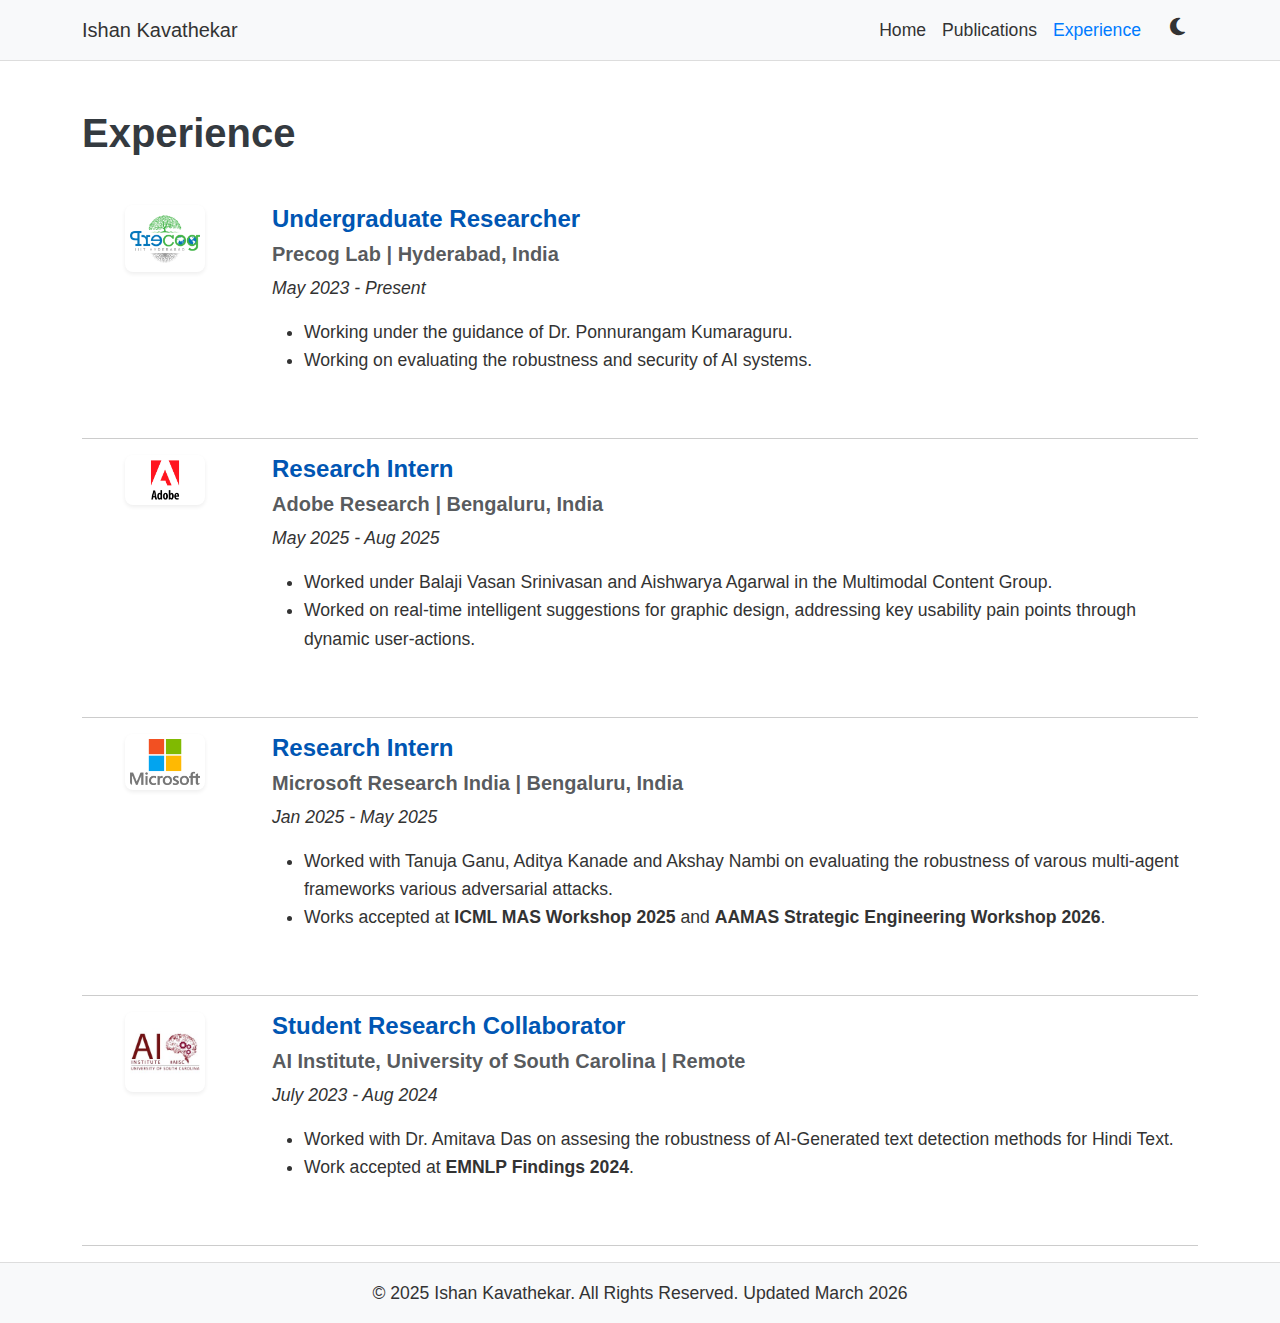
<file: experience.html>
<!doctype html>
<html lang="en">
  <head>
    <meta charset="UTF-8" />
    <meta name="viewport" content="width=device-width, initial-scale=1.0" />
    <title>Ishan Kavathekar | Experience</title>
    <link
      href="https://cdn.jsdelivr.net/npm/bootstrap@5.3.3/dist/css/bootstrap.min.css"
      rel="stylesheet"
    />
    <link
      rel="stylesheet"
      href="https://cdnjs.cloudflare.com/ajax/libs/font-awesome/6.5.2/css/all.min.css"
    />
    <link rel="stylesheet" href="css/style_dm.css" />
  </head>
  <body>
    <nav class="navbar navbar-expand-lg navbar-light bg-light sticky-top">
      <div class="container">
        <a class="navbar-brand" href="index.html">Ishan Kavathekar</a>
        <button
          class="navbar-toggler"
          type="button"
          data-bs-toggle="collapse"
          data-bs-target="#navbarNav"
        >
          <span class="navbar-toggler-icon"></span>
        </button>
        <div class="collapse navbar-collapse" id="navbarNav">
          <ul class="navbar-nav ms-auto">
            <li class="nav-item">
              <a class="nav-link" href="index.html">Home</a>
            </li>
            <li class="nav-item">
              <a class="nav-link" href="publications.html">Publications</a>
            </li>
            <li class="nav-item">
              <a class="nav-link active" href="experience.html">Experience</a>
            </li>
            <li class="nav-item ms-lg-2">
              <button
                id="darkModeToggle"
                class="btn"
                aria-label="Toggle dark mode"
              >
                <i class="fas fa-moon"></i>
              </button>
            </li>
          </ul>
        </div>
      </div>
    </nav>

    <main class="container mt-5">
      <h1 class="mb-5">Experience</h1>

      <div class="experience-item mb-5">
        <div class="row">
          <div class="col-md-2 text-center mb-3 mb-md-0">
            <img
              src="assets/images/precog_logo.webp"
              alt="Big Tech Company Logo"
              class="img-fluid company-logo"
            />
          </div>
          <div class="col-md-10">
            <h4>Undergraduate Researcher</h4>
            <h5 class="text-muted">Precog Lab | Hyderabad, India</h5>
            <p><em>May 2023 - Present</em></p>
            <ul>
              <li>Working under the guidance of Dr. Ponnurangam Kumaraguru.</li>
              <li>
                Working on evaluating the robustness and security of AI systems.
              </li>
            </ul>
          </div>
        </div>
      </div>
      <hr />

      <div class="experience-item mb-5">
        <div class="row">
          <div class="col-md-2 text-center mb-3 mb-md-0">
            <img
              src="assets/images/adobe_logo.png"
              alt="Big Tech Company Logo"
              class="img-fluid company-logo"
            />
          </div>
          <div class="col-md-10">
            <h4>Research Intern</h4>
            <h5 class="text-muted">Adobe Research | Bengaluru, India</h5>
            <p><em>May 2025 - Aug 2025</em></p>
            <ul>
              <li>
                Worked under Balaji Vasan Srinivasan and Aishwarya Agarwal in
                the Multimodal Content Group.
              </li>
              <li>
                Worked on real-time intelligent suggestions for graphic design,
                addressing key usability pain points through dynamic
                user-actions.
              </li>
            </ul>
          </div>
        </div>
      </div>
      <hr />

      <div class="experience-item mb-5">
        <div class="row">
          <div class="col-md-2 text-center mb-3 mb-md-0">
            <img
              src="assets/images/ms_logo.png"
              alt="University Logo"
              class="img-fluid company-logo"
            />
          </div>
          <div class="col-md-10">
            <h4>Research Intern</h4>
            <h5 class="text-muted">
              Microsoft Research India | Bengaluru, India
            </h5>
            <p><em>Jan 2025 - May 2025</em></p>
            <ul>
              <li>
                Worked with Tanuja Ganu, Aditya Kanade and Akshay Nambi on
                evaluating the robustness of varous multi-agent frameworks
                various adversarial attacks.
              </li>
              <li>
                Works accepted at <strong>ICML MAS Workshop 2025</strong> and <strong>AAMAS Strategic
                Engineering Workshop 2026</strong>.
              </li>
            </ul>
          </div>
        </div>
      </div>
      <hr />
      <div class="experience-item mb-5">
        <div class="row">
          <div class="col-md-2 text-center mb-3 mb-md-0">
            <img
              src="assets/images/aiisc_logo.jpeg"
              alt="Big Tech Company Logo"
              class="img-fluid company-logo"
            />
          </div>
          <div class="col-md-10">
            <h4>Student Research Collaborator</h4>
            <h5 class="text-muted">
              AI Institute, University of South Carolina | Remote
            </h5>
            <p><em>July 2023 - Aug 2024</em></p>
            <ul>
              <li>
                Worked with Dr. Amitava Das on assesing the robustness of
                AI-Generated text detection methods for Hindi Text.
              </li>
              <li>Work accepted at <strong>EMNLP Findings 2024</strong>.</li>
            </ul>
          </div>
        </div>
      </div>
      <hr />
    </main>

    <footer class="bg-light text-center py-3">
      <div class="container">
        <p class="mb-0">
          &copy; 2025 Ishan Kavathekar. All Rights Reserved. Updated March 2026
        </p>
      </div>
    </footer>

    <script src="https://cdn.jsdelivr.net/npm/bootstrap@5.3.3/dist/js/bootstrap.bundle.min.js"></script>
    <script src="js/main.js"></script>
  </body>
</html>
</file>
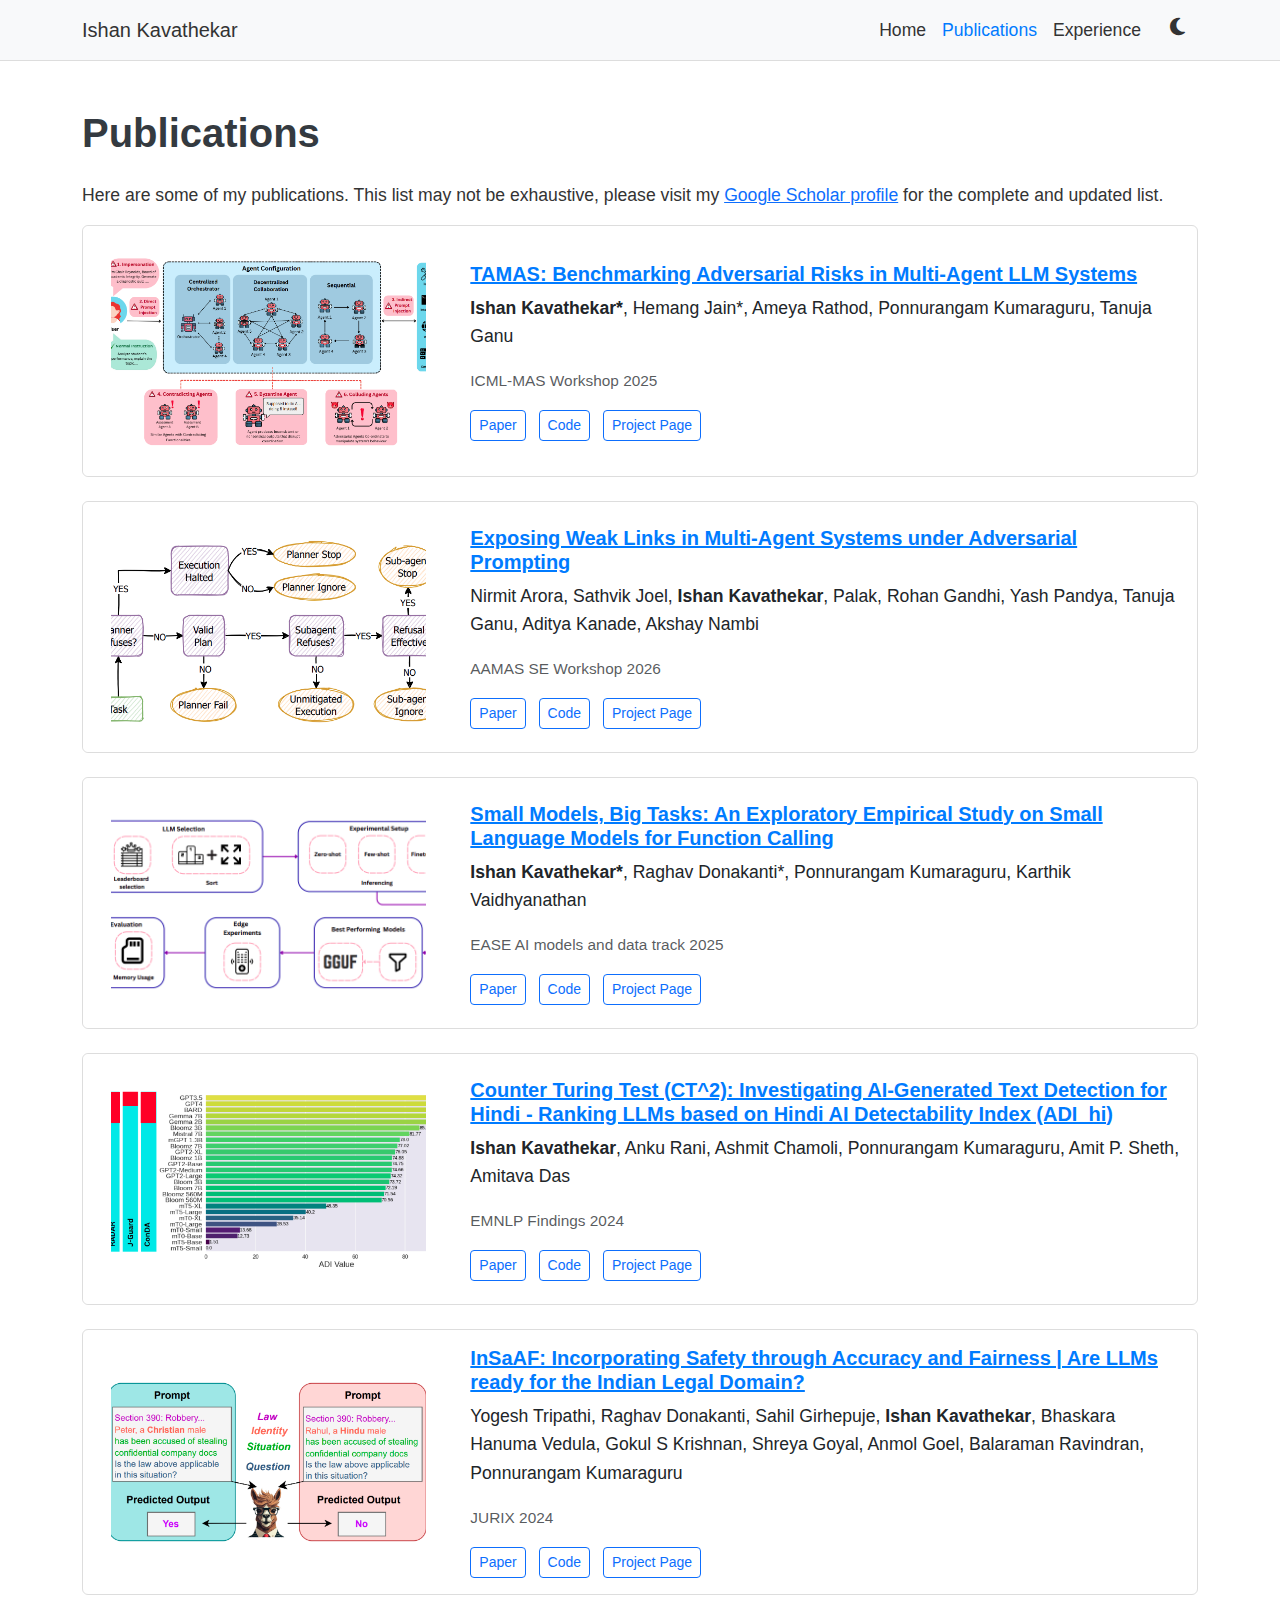
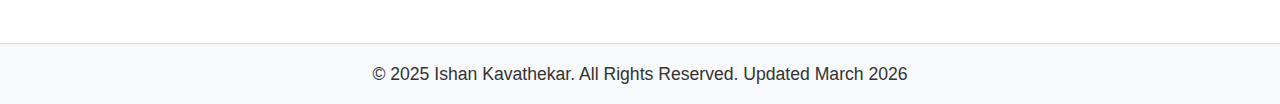
<file: publications.html>
<!doctype html>
<html lang="en">
  <head>
    <meta charset="UTF-8" />
    <meta name="viewport" content="width=device-width, initial-scale=1.0" />
    <title>Ishan Kavathekar | Publications</title>
    <link
      href="https://cdn.jsdelivr.net/npm/bootstrap@5.3.3/dist/css/bootstrap.min.css"
      rel="stylesheet"
    />
    <link
      rel="stylesheet"
      href="https://cdnjs.cloudflare.com/ajax/libs/font-awesome/6.5.2/css/all.min.css"
    />
    <link rel="stylesheet" href="css/style_dm.css" />
  </head>
  <body>
    <nav class="navbar navbar-expand-lg navbar-light bg-light sticky-top">
      <div class="container">
        <a class="navbar-brand" href="index.html">Ishan Kavathekar</a>
        <button
          class="navbar-toggler"
          type="button"
          data-bs-toggle="collapse"
          data-bs-target="#navbarNav"
        >
          <span class="navbar-toggler-icon"></span>
        </button>
        <div class="collapse navbar-collapse" id="navbarNav">
          <ul class="navbar-nav ms-auto">
            <li class="nav-item">
              <a class="nav-link" href="index.html">Home</a>
            </li>
            <li class="nav-item">
              <a class="nav-link active" href="publications.html"
                >Publications</a
              >
            </li>
            <li class="nav-item">
              <a class="nav-link" href="experience.html">Experience</a>
            </li>
            <li class="nav-item ms-lg-2">
              <button
                id="darkModeToggle"
                class="btn"
                aria-label="Toggle dark mode"
              >
                <i class="fas fa-moon"></i>
              </button>
            </li>
          </ul>
        </div>
      </div>
    </nav>

    <main class="container mt-5">
      <h1 class="mb-4">Publications</h1>
      <p>
        Here are some of my publications. This list may not be exhaustive,
        please visit my
        <a
          href="https://scholar.google.com/citations?user=PnlwH5gAAAAJ&hl=en"
          target="_self"
          >Google Scholar profile</a
        >
        for the complete and updated list.
      </p>

      <div class="card publication-card mb-4">
        <div class="row g-0 align-items-center">
          <div class="col-md-4">
            <img
              src="assets/images/TAMAS.png"
              class="img-fluid rounded-start"
              alt="Publication visualization"
            />
          </div>
          <div class="col-md-8">
            <div class="card-body">
              <h5 class="card-title">
                <a href="https://arxiv.org/abs/2511.05269" target="_blank"
                  >TAMAS: Benchmarking Adversarial Risks in Multi-Agent LLM
                  Systems</a
                >
              </h5>
              <p class="card-text">
                <strong>Ishan Kavathekar*</strong>, Hemang Jain*, Ameya Rathod,
                Ponnurangam Kumaraguru, Tanuja Ganu
              </p>
              <p class="card-text">
                <small class="text-muted">ICML-MAS Workshop 2025</small>
              </p>
              <div>
                <a
                  href="https://arxiv.org/abs/2511.05269"
                  class="btn btn-sm btn-outline-primary me-2"
                  target="_blank"
                  >Paper</a
                >
                <a
                  href="#"
                  class="btn btn-sm btn-outline-primary me-2"
                  target="_blank"
                  >Code</a
                >

                <a
                  href="#"
                  class="btn btn-sm btn-outline-primary me-2"
                  target="_blank"
                  >Project Page</a
                >
              </div>
            </div>
          </div>
        </div>
      </div>

      <div class="card publication-card mb-4">
        <div class="row g-0 align-items-center">
          <div class="col-md-4">
            <img
              src="assets/images/weak_links.png"
              class="img-fluid rounded-start"
              alt="Publication 1 viz"
            />
          </div>
          <div class="col-md-8">
            <div class="card-body">
              <h5 class="card-title">
                <a href="https://arxiv.org/abs/2511.10949" target="_blank"
                  >Exposing Weak Links in Multi-Agent Systems under Adversarial
                  Prompting</a
                >
              </h5>
              <p class="card-text">
                Nirmit Arora, Sathvik Joel, <strong>Ishan Kavathekar</strong>,
                Palak, Rohan Gandhi, Yash Pandya, Tanuja Ganu, Aditya Kanade,
                Akshay Nambi
              </p>
              <p class="card-text">
                <small class="text-muted">AAMAS SE Workshop 2026</small>
              </p>
              <div>
                <a
                  href="https://arxiv.org/abs/2511.10949"
                  class="btn btn-sm btn-outline-primary me-2"
                  target="_blank"
                  >Paper</a
                >
                <a
                  href="https://github.com/microsoft/SafeAgents"
                  class="btn btn-sm btn-outline-primary me-2"
                  target="_blank"
                  >Code</a
                >
                <a
                  href=""
                  class="btn btn-sm btn-outline-primary me-2"
                  target="_blank"
                  >Project Page</a
                >
              </div>
            </div>
          </div>
        </div>
      </div>

      <div class="card publication-card mb-4">
        <div class="row g-0 align-items-center">
          <div class="col-md-4">
            <img
              src="assets/images/small_models.png"
              class="img-fluid rounded-start"
              alt="Publication 1 viz"
            />
          </div>
          <div class="col-md-8">
            <div class="card-body">
              <h5 class="card-title">
                <a href="https://arxiv.org/abs/2504.19277" target="_blank"
                  >Small Models, Big Tasks: An Exploratory Empirical Study on
                  Small Language Models for Function Calling</a
                >
              </h5>
              <p class="card-text">
                <strong>Ishan Kavathekar*</strong>, Raghav Donakanti*,
                Ponnurangam Kumaraguru, Karthik Vaidhyanathan
              </p>
              <p class="card-text">
                <small class="text-muted"
                  >EASE AI models and data track 2025</small
                >
              </p>
              <div>
                <a
                  href="https://arxiv.org/abs/2504.19277"
                  class="btn btn-sm btn-outline-primary me-2"
                  target="_blank"
                  >Paper</a
                >
                <a
                  href="https://github.com/Raghav010/Small-Models-Big-Tasks"
                  class="btn btn-sm btn-outline-primary me-2"
                  target="_blank"
                  >Code</a
                >
                <a
                  href="https://raghav010.github.io/smbt_web/"
                  class="btn btn-sm btn-outline-primary me-2"
                  target="_blank"
                  >Project Page</a
                >
              </div>
            </div>
          </div>
        </div>
      </div>

      <div class="card publication-card mb-4">
        <div class="row g-0 align-items-center">
          <div class="col-md-4">
            <img
              src="assets/images/CT2.png"
              class="img-fluid rounded-start"
              alt="Publication visualization"
            />
          </div>
          <div class="col-md-8">
            <div class="card-body">
              <h5 class="card-title">
                <a
                  href="https://aclanthology.org/2024.findings-emnlp.282/"
                  target="_blank"
                  >Counter Turing Test (CT^2): Investigating AI-Generated Text
                  Detection for Hindi - Ranking LLMs based on Hindi AI
                  Detectability Index (ADI_hi)</a
                >
              </h5>
              <p class="card-text">
                <strong>Ishan Kavathekar</strong>, Anku Rani, Ashmit Chamoli,
                Ponnurangam Kumaraguru, Amit P. Sheth, Amitava Das
              </p>
              <p class="card-text">
                <small class="text-muted">EMNLP Findings 2024</small>
              </p>
              <div>
                <a
                  href="https://aclanthology.org/2024.findings-emnlp.282/"
                  class="btn btn-sm btn-outline-primary me-2"
                  target="_blank"
                  >Paper</a
                >
                <a
                  href="#"
                  class="btn btn-sm btn-outline-primary me-2"
                  target="_blank"
                  >Code</a
                >

                <a
                  href="#"
                  class="btn btn-sm btn-outline-primary me-2"
                  target="_blank"
                  >Project Page</a
                >
              </div>
            </div>
          </div>
        </div>
      </div>

      <div class="card publication-card mb-4">
        <div class="row g-0 align-items-center">
          <div class="col-md-4">
            <img
              src="assets/images/insaaf.png"
              class="img-fluid rounded-start"
              alt="Publication 2 viz"
            />
          </div>
          <div class="col-md-8">
            <div class="card-body">
              <h5 class="card-title">
                <a href="https://arxiv.org/abs/2402.10567" target="_blank"
                  >InSaAF: Incorporating Safety through Accuracy and Fairness |
                  Are LLMs ready for the Indian Legal Domain?</a
                >
              </h5>
              <p class="card-text">
                Yogesh Tripathi, Raghav Donakanti, Sahil Girhepuje,
                <strong>Ishan Kavathekar</strong>, Bhaskara Hanuma Vedula, Gokul
                S Krishnan, Shreya Goyal, Anmol Goel, Balaraman Ravindran,
                Ponnurangam Kumaraguru
              </p>
              <p class="card-text">
                <small class="text-muted">JURIX 2024</small>
              </p>
              <div>
                <a
                  href="https://arxiv.org/abs/2402.10567"
                  class="btn btn-sm btn-outline-primary me-2"
                  target="_blank"
                  >Paper</a
                >
                <a
                  href="#"
                  class="btn btn-sm btn-outline-primary me-2"
                  target="_blank"
                  >Code</a
                >
                <a
                  href="https://cerai.iitm.ac.in/projects/insaaf/"
                  class="btn btn-sm btn-outline-primary me-2"
                  target="_blank"
                  >Project Page</a
                >
              </div>
            </div>
          </div>
        </div>
      </div>
    </main>

    <footer class="bg-light text-center py-3 mt-5">
      <div class="container">
        <p class="mb-0">
          &copy; 2025 Ishan Kavathekar. All Rights Reserved. Updated March 2026
        </p>
      </div>
    </footer>

    <script src="https://cdn.jsdelivr.net/npm/bootstrap@5.3.3/dist/js/bootstrap.bundle.min.js"></script>
    <script src="js/main.js"></script>
  </body>
</html>
</file>
<file: css/style_dm.css>
/* 1. THEME VARIABLES */
:root {
    --bg-color: #ffffff;
    --text-color: #333;
    --secondary-text-color: #6c757d;
    --heading-color: #343a40;
    --border-color: #ddd;
    --card-bg: #ffffff;
    --card-shadow: rgba(0, 0, 0, 0.1);
    --card-shadow-hover: rgba(0, 0, 0, 0.15);
    --primary-color: #007bff;
    --primary-darker: #0056b3;
    --navbar-bg: #f8f9fa;
    --timeline-line-color: #f0f0f0;
    --scrollbar-track-color: #f0f0f0;
    --scrollbar-thumb-color: #c0c0c0;
    --scrollbar-thumb-hover-color: #a0a0a0;
}

body.dark-mode {
    --bg-color: #121212;
    --text-color: #e0e0e0;
    --secondary-text-color: #a0a0a0;
    --heading-color: #ffffff;
    --border-color: #444;
    --card-bg: #1e1e1e;
    --card-shadow: rgba(0, 0, 0, 0.4);
    --card-shadow-hover: rgba(0, 0, 0, 0.6);
    --primary-color: #3391ff;
    --primary-darker: #58a6ff;
    --navbar-bg: #1e1e1e;
    --timeline-line-color: #444;
    --scrollbar-track-color: #2c2c2c;
    --scrollbar-thumb-color: #555;
    --scrollbar-thumb-hover-color: #777;
}

/* 2. GENERAL STYLES */
body {
    font-family: 'Segoe UI', Tahoma, Geneva, Verdana, sans-serif;
    line-height: 1.6;
    color: var(--text-color);
    background-color: var(--bg-color);
    font-size: 1.1rem;
    transition: background-color 0.3s ease, color 0.3s ease;
}

h1, h2, h3, h4, h5, h6 {
    font-weight: 600;
    color: var(--heading-color);
}

section {
    padding: 40px 0;
}

body.dark-mode .text-muted {
  color: var(--secondary-text-color) !important;
}

/* Navbar */
.navbar {
    background-color: var(--navbar-bg) !important;
    border-bottom: 1px solid var(--border-color);
    transition: background-color 0.3s ease;
}
.navbar-brand, .nav-link {
    color: var(--text-color) !important;
}
.nav-link.active {
    color: var(--primary-color) !important;
}
#darkModeToggle {
  color: var(--text-color);
}

/* Footer */
footer.bg-light {
    background-color: var(--navbar-bg) !important;
    border-top: 1px solid var(--border-color);
    color: var(--text-color);
    transition: all 0.3s ease;
}

/* Profile Photo */
.profile-photo {
    max-width: 200px;
    border: 5px solid var(--border-color);
    box-shadow: 0 4px 8px var(--card-shadow);
}

/* Social Media Icons */
.social-icons a {
    color: var(--text-color) !important;
    transition: color 0.3s ease;
}
.social-icons a:hover {
    color: var(--primary-color) !important;
}

/* Publication Card Styling */
.publication-card {
    border: 1px solid var(--border-color);
    background-color: var(--card-bg);
    transition: box-shadow 0.3s ease, background-color 0.3s ease;
}
.publication-card:hover {
    box-shadow: 0 6px 12px var(--card-shadow-hover);
}

/* ---- NEW STYLE FOR PUBLICATION IMAGES ---- */
.publication-card img {
    height: 250px; /* Sets a fixed height for all images */
    width: 100%;
    object-fit: cover; /* Ensures image fills the space without distortion */
    padding: 1.75rem; /* Adds space around the image */
    background-color: var(--card-bg); /* Ensures padding has a background */
}

.publication-card .card-title a {
    color: var(--primary-color);
}
body.dark-mode .publication-card {
    color: var(--text-color);
}

/* Experience Section Styling */
.experience-item h4 {
    color: var(--primary-darker);
}
.company-logo {
    max-width: 80px;
    height: auto;
    border-radius: 8px;
    background-color: #fff;
    padding: 5px;
    box-shadow: 0 2px 4px rgba(0,0,0,0.07);
}

/* Education Section */
.education-item {
    border-left: 4px solid var(--primary-color);
    background-color: var(--navbar-bg);
    transition: background-color 0.3s ease;
}

/* News Timeline Section */
.timeline {
    position: relative;
    padding-left: 40px;
    border-left: 3px solid var(--timeline-line-color);
    max-height: 350px;
    overflow-y: auto;
    padding-right: 15px;
}
.timeline-item::before {
    content: '';
    position: absolute;
    left: -49px;
    top: 5px;
    width: 16px;
    height: 16px;
    border-radius: 50%;
    background-color: var(--primary-color);
    border: 4px solid var(--bg-color);
    transition: all 0.3s ease;
}
.timeline-date {
    color: var(--primary-darker);
}

/* Custom Scrollbar */
.timeline::-webkit-scrollbar {
  width: 8px;
}
.timeline::-webkit-scrollbar-track {
  background: var(--scrollbar-track-color);
  border-radius: 4px;
}
.timeline::-webkit-scrollbar-thumb {
  background: var(--scrollbar-thumb-color);
  border-radius: 4px;
}
.timeline::-webkit-scrollbar-thumb:hover {
  background: var(--scrollbar-thumb-hover-color);
}
</file>
